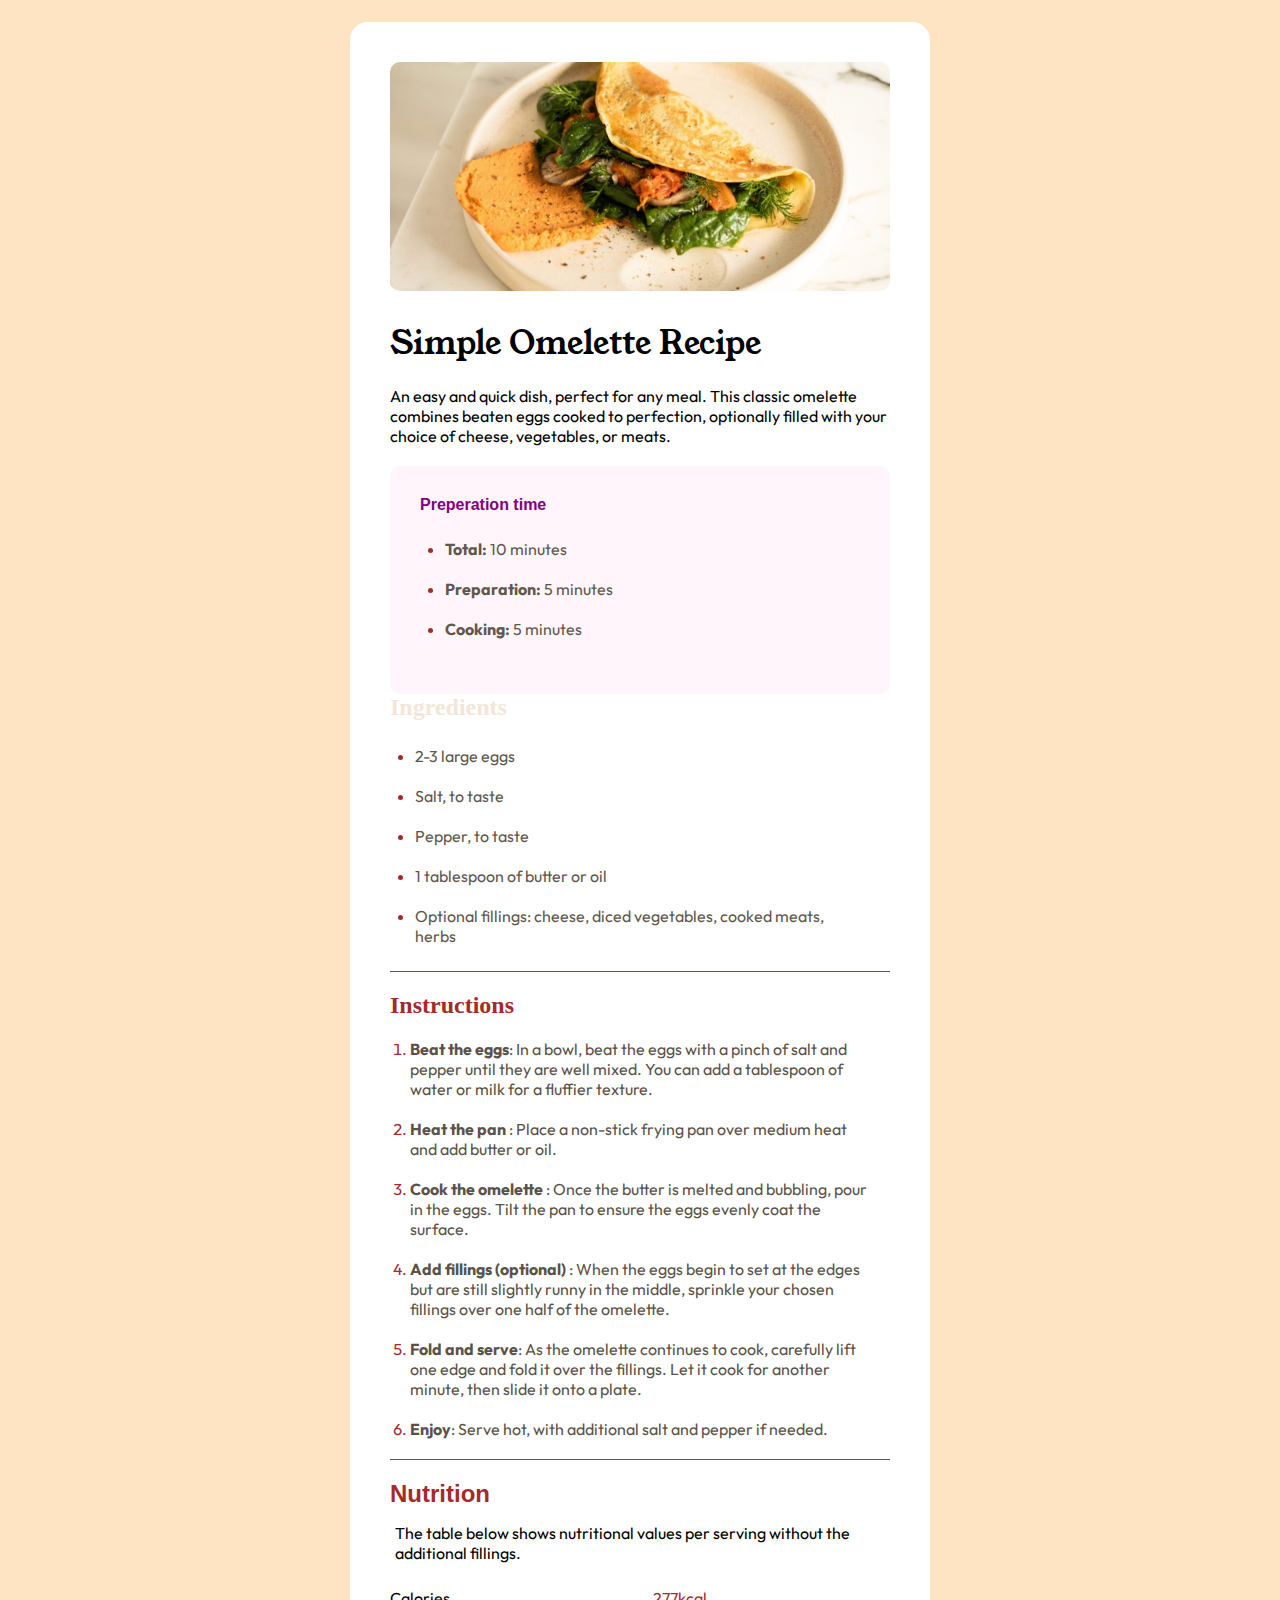
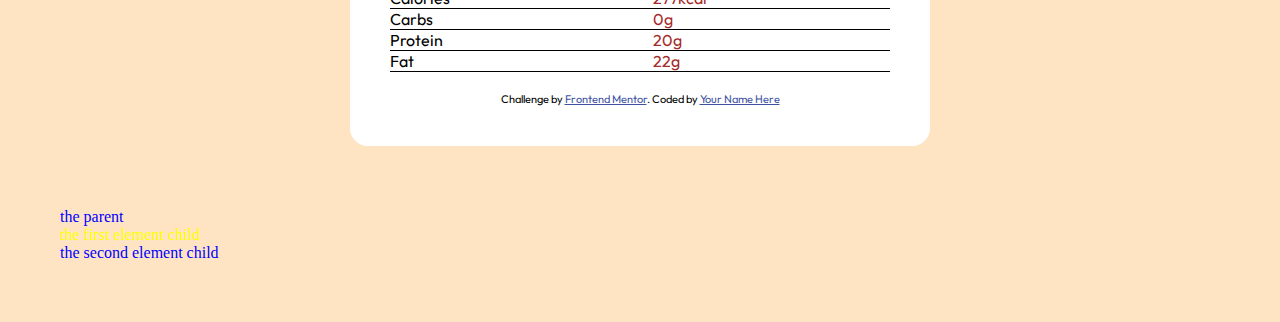
<file: index.html>
<!DOCTYPE html>
<html lang="en">
  <head>
    <meta charset="UTF-8" />
    <meta name="viewport" content="width=device-width, initial-scale=1.0" />
    <!-- displays site properly based on user's device -->
    <link rel="stylesheet" href="./recipe-page-main/recipe-page-main/stylesheet.css" />
    <link
      rel="icon"
      type="image/png"
      sizes="32x32"
      href="./recipe-page-main/assets/images/favicon-32x32.png"
    />
    <link rel="preconnect" href="https://fonts.googleapis.com" />
    <link rel="preconnect" href="https://fonts.gstatic.com" crossorigin />
    <link
      href="https://fonts.googleapis.com/css2?family=Quicksand:wght@500&family=Young+Serif&display=swap"
      rel="stylesheet"
    />
    <link rel="preconnect" href="https://fonts.googleapis.com" />
    <link rel="preconnect" href="https://fonts.gstatic.com" crossorigin />
    <link
      href="https://fonts.googleapis.com/css2?family=Outfit:wght@100..900&family=Quicksand:wght@500&family=Young+Serif&display=swap"
      rel="stylesheet"
    />
    <title>Frontend Mentor | Recipe page</title>

    <!-- Feel free to remove these styles or customise in your own stylesheet 👍 -->
    <style>
      .attribution {
        font-size: 11px;
        text-align: center;
      }
      .attribution a {
        color: hsl(228, 45%, 44%);
      }
    </style>
  </head>
  <body>
    <div class="general">
      <img src="./recipe-page-main/assets/images/omlette.jpeg" style="width: 500px; border-radius: 10PX;"
      alt="delicious omelette"/ >

      <h1
        style="
          font-family: 'Young Serif', serif;
          text-align: left;
          font-weight: 300;
          margin-top: 30px;
        "
      >
        Simple Omelette Recipe
      </h1>
      <p style="margin: 20px 0; font-family: 'outfit'">
        An easy and quick dish, perfect for any meal. This classic omelette
        combines beaten eggs cooked to perfection, optionally filled with your
        choice of cheese, vegetables, or meats.
      </p>

      <div
        style="
          padding: 30px;
          background-color: hsl(330, 100%, 98%);
          border-radius: 10px;
        "
      >
        <h4
          style="
            color: purple;
            margin: auto;
            text-align: left;
            font-family: Verdana, Geneva, Tahoma, sans-serif;
          "
        >
          Preperation time
        </h4>

        <ul id="listOne">
          <li>
            <span
              ><strong style="text-decoration: solid"> Total: </strong> 10
              minutes
            </span>
          </li>

          <li>
            <span
              ><strong style="text-decoration: solid">Preparation: </strong> 5
              minutes
            </span>
          </li>

          <li>
            <span>
              <strong style="text-decoration: solid"> Cooking: </strong> 5
              minutes</span
            >
          </li>
        </ul>
      </div>

      <div>
        <h2
          style="
            color: hsl(30, 54%, 90%);
            text-align: left;
            font-family: Georgia, 'Times New Roman', Times, serif;
            
          "
        >
          Ingredients
        </h2>
        <!-- <ul  style="text-align: left; margin-top: 0px; padding: 25px; "> -->
        <ul id="list" style="row-gap: 20px; border-bottom: 1px solid hsl(30, 10%, 34%);">
          <li><span>2-3 large eggs </span></li>

          <li><span> Salt, to taste </span></li>

          <li><span>Pepper, to taste </span></li>

          <li><span>1 tablespoon of butter or oil </span></li>

          <li>
            <span>
              Optional fillings: cheese, diced vegetables, cooked meats, herbs
            </span>
          </li>
        </ul>
      </div>

      <div class="instructions-wrapper">
        <h2
          style="
            color: brown;
            text-align: left;
            font-family: 'Times New Roman', Times, serif;
            margin-top: 20px;
          "
        >
          Instructions
        </h2>
        <ol id="listTwo">
          <li>
            <span
              ><strong style="text-decoration: solid"> Beat the eggs</strong>:
              In a bowl, beat the eggs with a pinch of salt and pepper until
              they are well mixed. You can add a tablespoon of water or milk for
              a fluffier texture.</span
            >
          </li>

          <li>
            <span
              ><strong style="text-decoration: solid"> Heat the pan </strong>:
              Place a non-stick frying pan over medium heat and add butter or
              oil.</span
            >
          </li>
          <li>
            <span
              ><strong style="text-decoration: solid">
                Cook the omelette </strong
              >: Once the butter is melted and bubbling, pour in the eggs. Tilt
              the pan to ensure the eggs evenly coat the surface.</span
            >
          </li>

          <li>
            <span
              ><strong style="text-decoration: solid">
                Add fillings (optional) </strong
              >: When the eggs begin to set at the edges but are still slightly
              runny in the middle, sprinkle your chosen fillings over one half
              of the omelette.</span
            >
          </li>

          <li>
            <span>
              <strong style="text-decoration: solid">Fold and serve</strong>: As
              the omelette continues to cook, carefully lift one edge and fold
              it over the fillings. Let it cook for another minute, then slide
              it onto a plate.</span
            >
          </li>

          <li>
            <span
              ><strong style="text-decoration: solid">Enjoy</strong>: Serve hot,
              with additional salt and pepper if needed.</span
            >
          </li>
        </ol>
      </div>

      <h2
        style="
          font-family: 'Gill Sans', 'Gill Sans MT', Calibri, 'Trebuchet MS',
            sans-serif;
          color: brown;
          margin-top: 20px;
          margin-bottom: 10px;
        "
      >
        Nutrition
      </h2>
      <p style="margin: 5px">
        The table below shows nutritional values per serving without the
        additional fillings.
      </p>
      <br />
      <table>
        <tr>
          <td>Calories</td>
          <td style="color: brown">277kcal</td>
        </tr>
        <tr>
          <td>Carbs</td>
          <td style="color: brown">0g</td>
        </tr>
        <tr>
          <td>Protein</td>
          <td style="color: brown">20g</td>
        </tr>
        <tr>
          <td>Fat</td>
          <td style="color: brown">22g</td>
        </tr>
      </table>

      <br />
      <div class="attribution">
        Challenge by
        <a href="https://www.frontendmentor.io?ref=challenge" target="_blank"
          >Frontend Mentor</a
        >. Coded by <a href="#">Your Name Here</a>
      </div>
    </div>
    <div class="parent">
      the parent
      <div class="child-first">the first element child</div>
      <div class="child">the second element child</div>
    </div>
  </body>
</html>
</file>
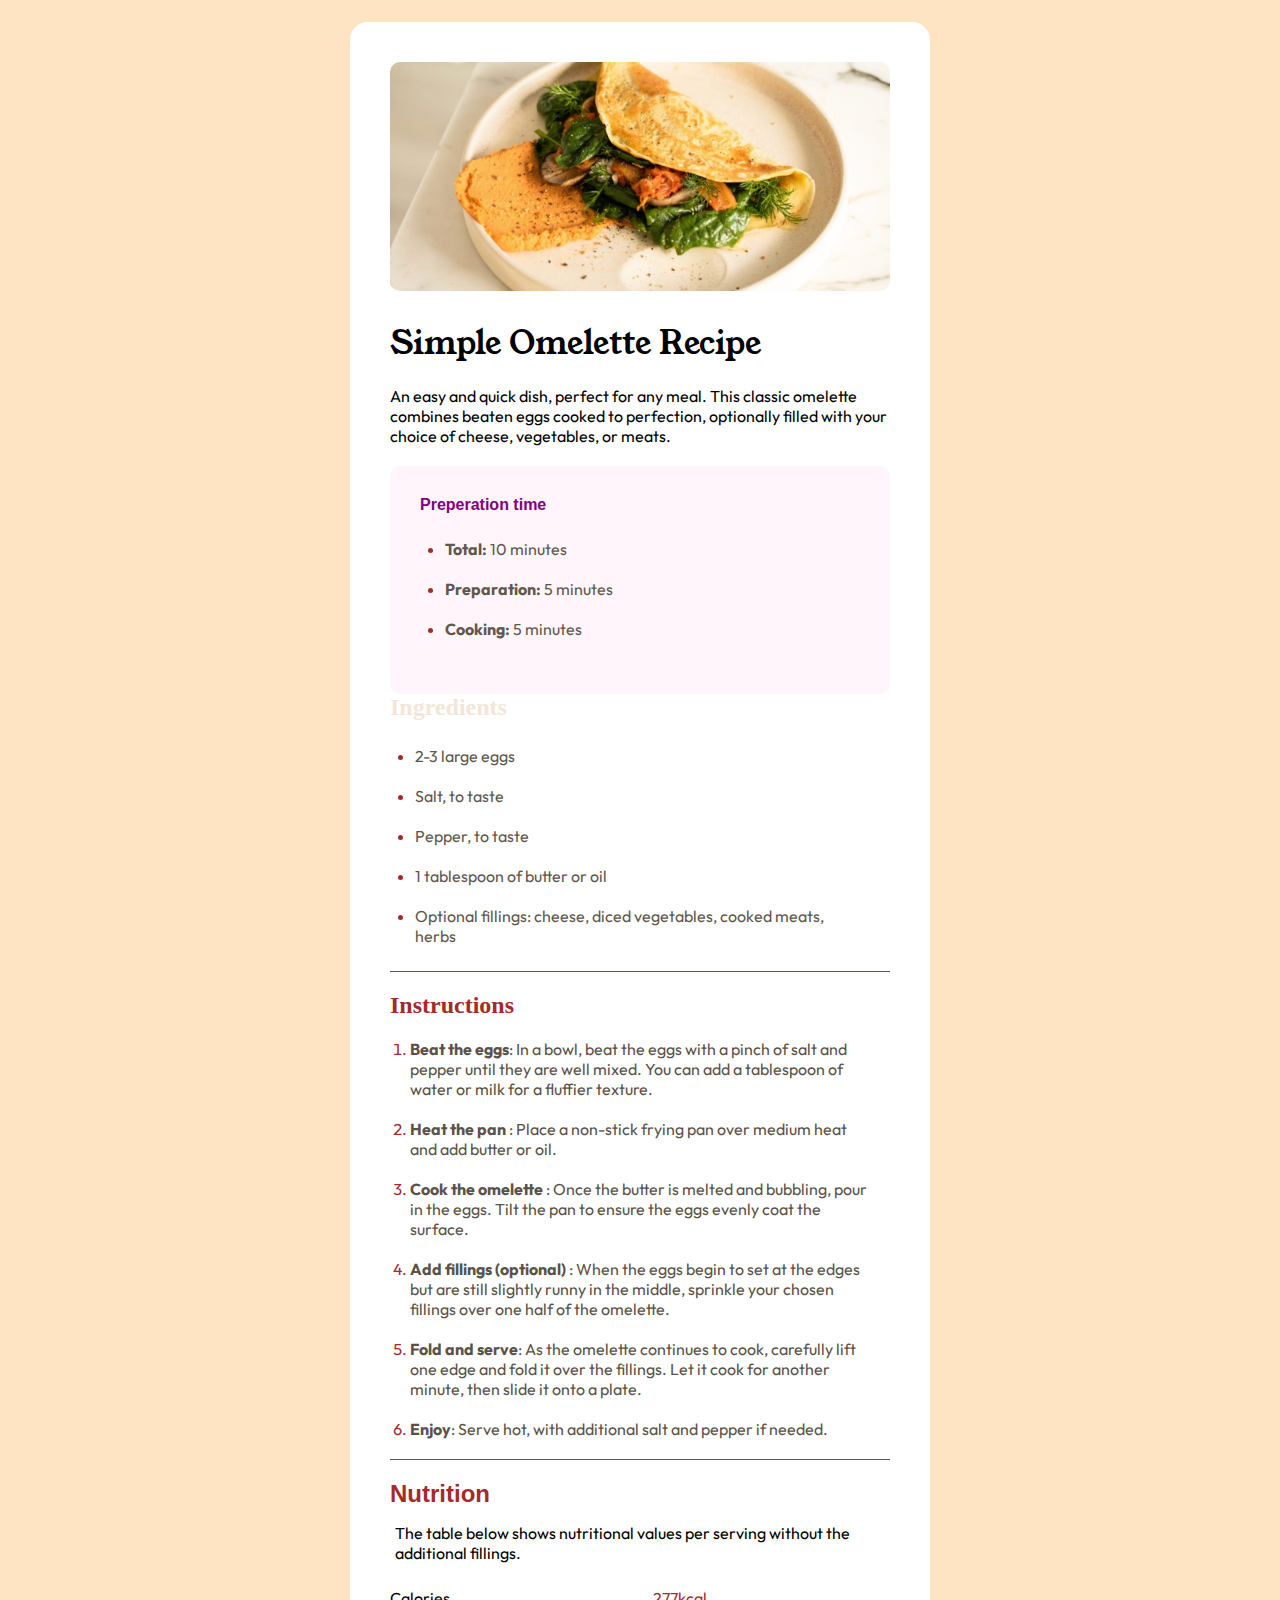
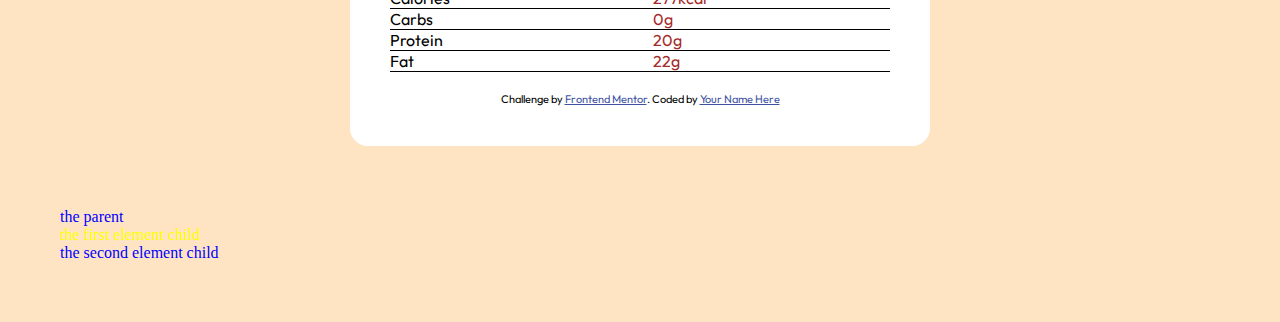
<file: recipe-page-main/index.html>
<!DOCTYPE html>
<html lang="en">
  <head>
    <meta charset="UTF-8" />
    <meta name="viewport" content="width=device-width, initial-scale=1.0" />
    <!-- displays site properly based on user's device -->
    <link rel="stylesheet" href="./recipe-page-main/stylesheet.css" />
    <link
      rel="icon"
      type="image/png"
      sizes="32x32"
      href="./assets/images/favicon-32x32.png"
    />
    <link rel="preconnect" href="https://fonts.googleapis.com" />
    <link rel="preconnect" href="https://fonts.gstatic.com" crossorigin />
    <link
      href="https://fonts.googleapis.com/css2?family=Quicksand:wght@500&family=Young+Serif&display=swap"
      rel="stylesheet"
    />
    <link rel="preconnect" href="https://fonts.googleapis.com" />
    <link rel="preconnect" href="https://fonts.gstatic.com" crossorigin />
    <link
      href="https://fonts.googleapis.com/css2?family=Outfit:wght@100..900&family=Quicksand:wght@500&family=Young+Serif&display=swap"
      rel="stylesheet"
    />

    <title>Frontend Mentor | Recipe page</title>

    <!-- Feel free to remove these styles or customise in your own stylesheet 👍 -->
    <style>
      .attribution {
        font-size: 11px;
        text-align: center;
      }
      .attribution a {
        color: hsl(228, 45%, 44%);
      }
    </style>
  </head>
  <body>
    <div class="general">
      <img src="./assets/images/omlette.jpeg" style="width: 500px; border-radius: 10PX;"
      alt="delicious omelette"/ >

      <h1
        style="
          font-family: 'Young Serif', serif;
          text-align: left;
          font-weight: 300;
          margin-top: 30px;
        "
      >
        Simple Omelette Recipe
      </h1>
      <p style="margin: 20px 0; font-family: 'outfit'">
        An easy and quick dish, perfect for any meal. This classic omelette
        combines beaten eggs cooked to perfection, optionally filled with your
        choice of cheese, vegetables, or meats.
      </p>

      <div
        style="
          padding: 30px;
          background-color: hsl(330, 100%, 98%);
          border-radius: 10px;
        "
      >
        <h4
          style="
            color: purple;
            margin: auto;
            text-align: left;
            font-family: Verdana, Geneva, Tahoma, sans-serif;
          "
        >
          Preperation time
        </h4>

        <ul id="listOne">
          <li>
            <span
              ><strong style="text-decoration: solid"> Total: </strong> 10
              minutes
            </span>
          </li>

          <li>
            <span
              ><strong style="text-decoration: solid">Preparation: </strong> 5
              minutes
            </span>
          </li>

          <li>
            <span>
              <strong style="text-decoration: solid"> Cooking: </strong> 5
              minutes</span
            >
          </li>
        </ul>
      </div>

      <div>
        <h2
          style="
            color: hsl(30, 54%, 90%);
            text-align: left;
            font-family: Georgia, 'Times New Roman', Times, serif;
            
          "
        >
          Ingredients
        </h2>
        <!-- <ul  style="text-align: left; margin-top: 0px; padding: 25px; "> -->
        <ul id="list" style="row-gap: 20px; border-bottom: 1px solid hsl(30, 10%, 34%);">
          <li><span>2-3 large eggs </span></li>

          <li><span> Salt, to taste </span></li>

          <li><span>Pepper, to taste </span></li>

          <li><span>1 tablespoon of butter or oil </span></li>

          <li>
            <span>
              Optional fillings: cheese, diced vegetables, cooked meats, herbs
            </span>
          </li>
        </ul>
      </div>

      <div class="instructions-wrapper">
        <h2
          style="
            color: brown;
            text-align: left;
            font-family: 'Times New Roman', Times, serif;
            margin-top: 20px;
          "
        >
          Instructions
        </h2>
        <ol id="listTwo">
          <li>
            <span
              ><strong style="text-decoration: solid"> Beat the eggs</strong>:
              In a bowl, beat the eggs with a pinch of salt and pepper until
              they are well mixed. You can add a tablespoon of water or milk for
              a fluffier texture.</span
            >
          </li>

          <li>
            <span
              ><strong style="text-decoration: solid"> Heat the pan </strong>:
              Place a non-stick frying pan over medium heat and add butter or
              oil.</span
            >
          </li>
          <li>
            <span
              ><strong style="text-decoration: solid">
                Cook the omelette </strong
              >: Once the butter is melted and bubbling, pour in the eggs. Tilt
              the pan to ensure the eggs evenly coat the surface.</span
            >
          </li>

          <li>
            <span
              ><strong style="text-decoration: solid">
                Add fillings (optional) </strong
              >: When the eggs begin to set at the edges but are still slightly
              runny in the middle, sprinkle your chosen fillings over one half
              of the omelette.</span
            >
          </li>

          <li>
            <span>
              <strong style="text-decoration: solid">Fold and serve</strong>: As
              the omelette continues to cook, carefully lift one edge and fold
              it over the fillings. Let it cook for another minute, then slide
              it onto a plate.</span
            >
          </li>

          <li>
            <span
              ><strong style="text-decoration: solid">Enjoy</strong>: Serve hot,
              with additional salt and pepper if needed.</span
            >
          </li>
        </ol>
      </div>

      <h2
        style="
          font-family: 'Gill Sans', 'Gill Sans MT', Calibri, 'Trebuchet MS',
            sans-serif;
          color: brown;
          margin-top: 20px;
          margin-bottom: 10px;
        "
      >
        Nutrition
      </h2>
      <p style="margin: 5px">
        The table below shows nutritional values per serving without the
        additional fillings.
      </p>
      <br />
      <table>
        <tr>
          <td>Calories</td>
          <td style="color: brown">277kcal</td>
        </tr>
        <tr>
          <td>Carbs</td>
          <td style="color: brown">0g</td>
        </tr>
        <tr>
          <td>Protein</td>
          <td style="color: brown">20g</td>
        </tr>
        <tr>
          <td>Fat</td>
          <td style="color: brown">22g</td>
        </tr>
      </table>

      <br />
      <div class="attribution">
        Challenge by
        <a href="https://www.frontendmentor.io?ref=challenge" target="_blank"
          >Frontend Mentor</a
        >. Coded by <a href="#">Your Name Here</a>
      </div>
    </div>
    <div class="parent">
      the parent
      <div class="child-first">the first element child</div>
      <div class="child">the second element child</div>
    </div>
  </body>
</html>
</file>
<file: recipe-page-main/recipe-page-main/stylesheet.css>
*{
    margin: 0;
    padding: 0;

}
body{
    background-color: bisque;
}
.general{
    /* display: flex; */
    /* flex-wrap: wrap; */
    justify-content: center;
    background-color: white;
    margin:  20px  auto;
    padding: 40px  ;
    border:2px solid bisque ;
    font-size: 16px;
    text-align: left;
    width: 500px;
    display: flex;
    flex-direction: column;
    border-radius: 20px;
    max-width: 100%;
    font-family: 'outfit';

}
.prep{
    background-color: plum;
}

#list{
    text-align: left;
    padding: 25px;
    display: flex;
    flex-direction: column;
    row-gap: 20px;
}

#list li {
    color: brown;

}

#list li span {
    color: hsl(30, 10%, 34%);
}

#listOne{
    text-align: left;
    padding: 25px;
    display: flex;
    flex-direction: column;
    row-gap: 20px;
}

#listOne li {
    color: brown;
}

#listOne li span{
    color: hsl(30, 10%, 34%);
}

#listTwo{
   padding: 20px; 
   display: flex;
   flex-direction: column;
   row-gap: 20px;
}

#listTwo li{
    color: brown;
}

#listTwo li span{

    color: hsl(30, 10%, 32%);
}
table {
    border-collapse: collapse;
    /* text-align: center; */
}

tr {
    border-bottom: 1px solid black;
    row-gap: 100px;
}
.instructions-wrapper {
    border-bottom: 1px solid hsl(30, 10%, 34%);
}

.parent {
    margin: 60px;
    color: blue;
}
.child-first {
    color: yellow;
}
</file>
